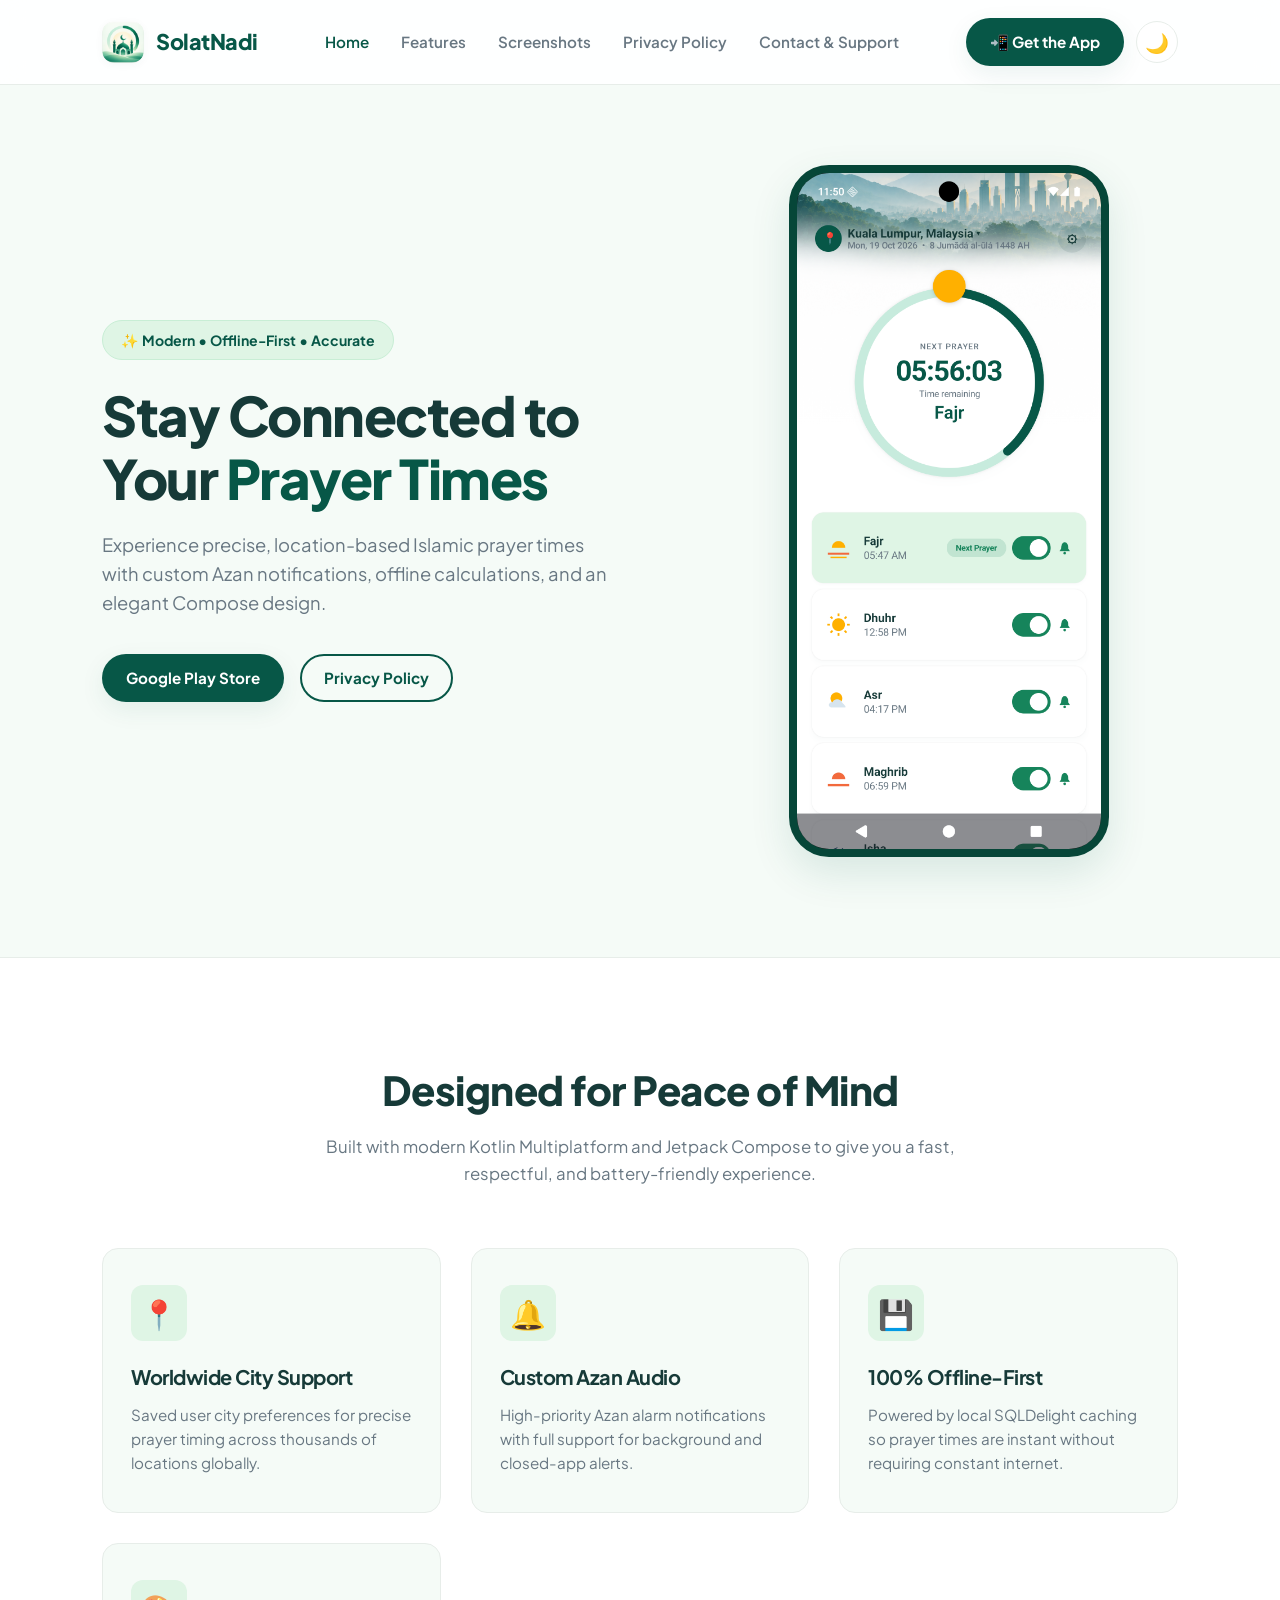
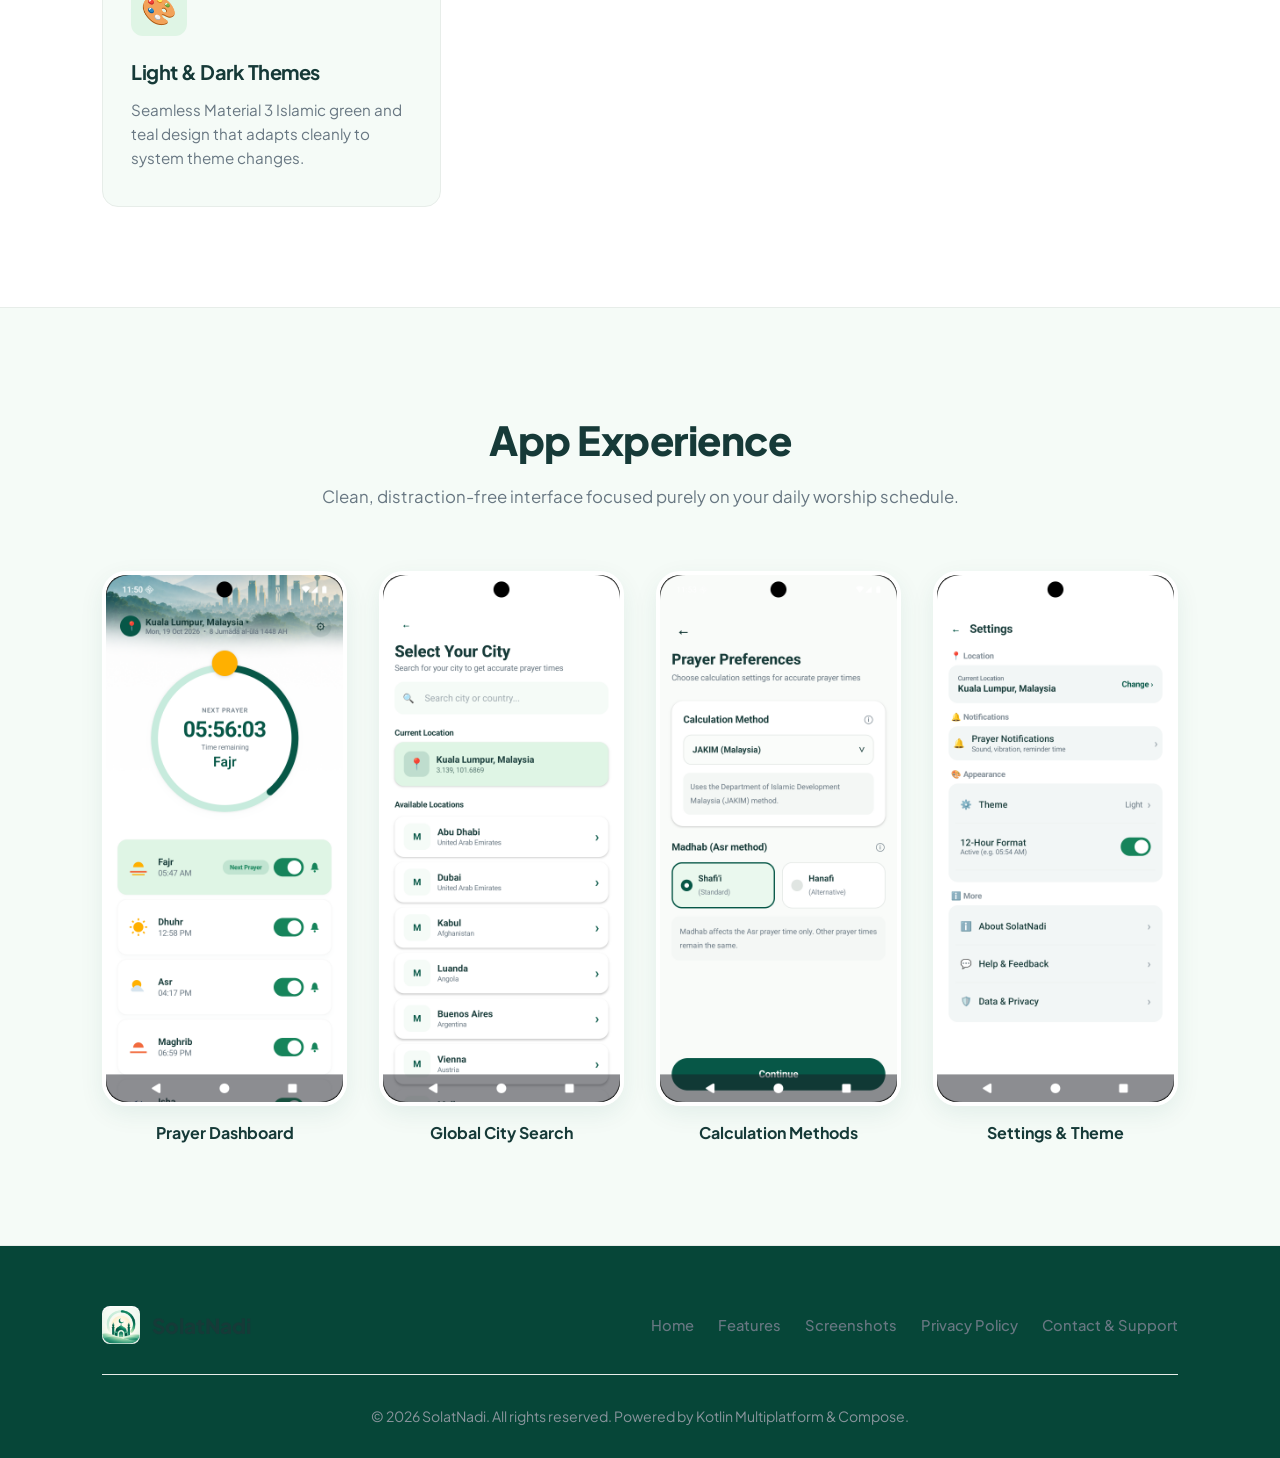
<file: index.html>
<!DOCTYPE html>
<html lang="en">
<head>
    <meta charset="UTF-8">
    <meta name="viewport" content="width=device-width, initial-scale=1.0">
    <title>SolatNadi — Accurate Islamic Prayer Times & Azan Alarms</title>
    <meta name="description" content="SolatNadi is a modern, offline-first Islamic prayer times application featuring custom Azan audio notifications, worldwide city calculation, and beautiful light/dark themes.">
    <link rel="icon" type="image/png" href="assets/logo.png">

    <!-- Google Fonts -->
    <link rel="preconnect" href="https://fonts.googleapis.com">
    <link rel="preconnect" href="https://fonts.gstatic.com" crossorigin>
    <link href="https://fonts.googleapis.com/css2?family=Plus+Jakarta+Sans:wght@400;500;600;700;800&display=swap" rel="stylesheet">
    <script>
        (function() {
            var savedTheme = localStorage.getItem('solatnadi-theme') || 'light';
            document.documentElement.setAttribute('data-theme', savedTheme);
        })();
    </script>
    <link rel="stylesheet" href="css/style.css">
</head>
<body>

    <!-- Header / Navbar -->
    <nav class="navbar">
        <a href="index.html" class="brand-logo">
            <img src="assets/logo.png" alt="SolatNadi Launcher Icon">
            <span>SolatNadi</span>
        </a>
        <button class="mobile-nav-toggle" id="mobileNavToggle" aria-label="Toggle navigation menu">☰</button>
        <ul class="nav-links" id="navLinks">
            <li><a href="index.html" class="active">Home</a></li>
            <li><a href="#features">Features</a></li>
            <li><a href="#screenshots">Screenshots</a></li>
            <li><a href="privacy.html">Privacy Policy</a></li>
            <li><a href="contact.html">Contact & Support</a></li>
        </ul>
        <div class="nav-actions">
            <a href="https://play.google.com/store/apps/details?id=com.hathway.solatnadi" class="btn-primary" target="_blank">
                <span>📲 Get the App</span>
            </a>
            <button id="themeToggleBtn" class="btn-theme-toggle" aria-label="Toggle Light/Dark Theme" title="Toggle Light/Dark Mode">🌙</button>
        </div>
    </nav>

    <!-- Hero Section -->
    <section class="hero-section">
        <div>
            <div class="badge">✨ Modern • Offline-First • Accurate</div>
            <h1 class="hero-title">Stay Connected to Your <span>Prayer Times</span></h1>
            <p class="hero-subtitle">Experience precise, location-based Islamic prayer times with custom Azan notifications, offline calculations, and an elegant Compose design.</p>
            <div class="hero-buttons">
                <a href="https://play.google.com/store/apps/details?id=com.hathway.solatnadi" class="btn-primary" target="_blank">
                    <span>Google Play Store</span>
                </a>
                <a href="privacy.html" class="btn-secondary">
                    <span>Privacy Policy</span>
                </a>
            </div>
        </div>
        <div>
            <div class="phone-mockup">
                <img src="assets/home.png" alt="SolatNadi App Home Screen Preview">
            </div>
        </div>
    </section>

    <!-- Features Section -->
    <section class="features-section" id="features">
        <div class="section-title">
            <h2>Designed for Peace of Mind</h2>
            <p>Built with modern Kotlin Multiplatform and Jetpack Compose to give you a fast, respectful, and battery-friendly experience.</p>
        </div>
        <div class="features-grid">
            <div class="feature-card">
                <div class="feature-icon-wrapper">📍</div>
                <h3>Worldwide City Support</h3>
                <p>Saved user city preferences for precise prayer timing across thousands of locations globally.</p>
            </div>
            <div class="feature-card">
                <div class="feature-icon-wrapper">🔔</div>
                <h3>Custom Azan Audio</h3>
                <p>High-priority Azan alarm notifications with full support for background and closed-app alerts.</p>
            </div>
            <div class="feature-card">
                <div class="feature-icon-wrapper">💾</div>
                <h3>100% Offline-First</h3>
                <p>Powered by local SQLDelight caching so prayer times are instant without requiring constant internet.</p>
            </div>
            <div class="feature-card">
                <div class="feature-icon-wrapper">🎨</div>
                <h3>Light & Dark Themes</h3>
                <p>Seamless Material 3 Islamic green and teal design that adapts cleanly to system theme changes.</p>
            </div>
        </div>
    </section>

    <!-- Screenshots Showcase Section -->
    <section class="showcase-section" id="screenshots">
        <div class="section-title">
            <h2>App Experience</h2>
            <p>Clean, distraction-free interface focused purely on your daily worship schedule.</p>
        </div>
        <div class="showcase-grid">
            <div>
                <div class="showcase-item">
                    <img src="assets/home.png" alt="Home Screen Dashboard">
                </div>
                <div class="showcase-caption">Prayer Dashboard</div>
            </div>
            <div>
                <div class="showcase-item">
                    <img src="assets/select_city.png" alt="Global City Search Screen">
                </div>
                <div class="showcase-caption">Global City Search</div>
            </div>
            <div>
                <div class="showcase-item">
                    <img src="assets/app_perfeence.png" alt="Prayer Calculation Preferences">
                </div>
                <div class="showcase-caption">Calculation Methods</div>
            </div>
            <div>
                <div class="showcase-item">
                    <img src="assets/setting.png" alt="Settings & Appearance">
                </div>
                <div class="showcase-caption">Settings & Theme</div>
            </div>
        </div>
    </section>

    <!-- Footer -->
    <footer class="footer">
        <div class="footer-inner">
            <div class="footer-brand">
                <img src="assets/logo.png" alt="SolatNadi Logo">
                <span>SolatNadi</span>
            </div>
            <ul class="footer-links">
                <li><a href="index.html">Home</a></li>
                <li><a href="#features">Features</a></li>
                <li><a href="#screenshots">Screenshots</a></li>
                <li><a href="privacy.html">Privacy Policy</a></li>
                <li><a href="contact.html">Contact & Support</a></li>
            </ul>
        </div>
        <div class="footer-copyright">
            &copy; 2026 SolatNadi. All rights reserved. Powered by Kotlin Multiplatform & Compose.
        </div>
    </footer>

    <script src="js/main.js"></script>
</body>
</html>
</file>
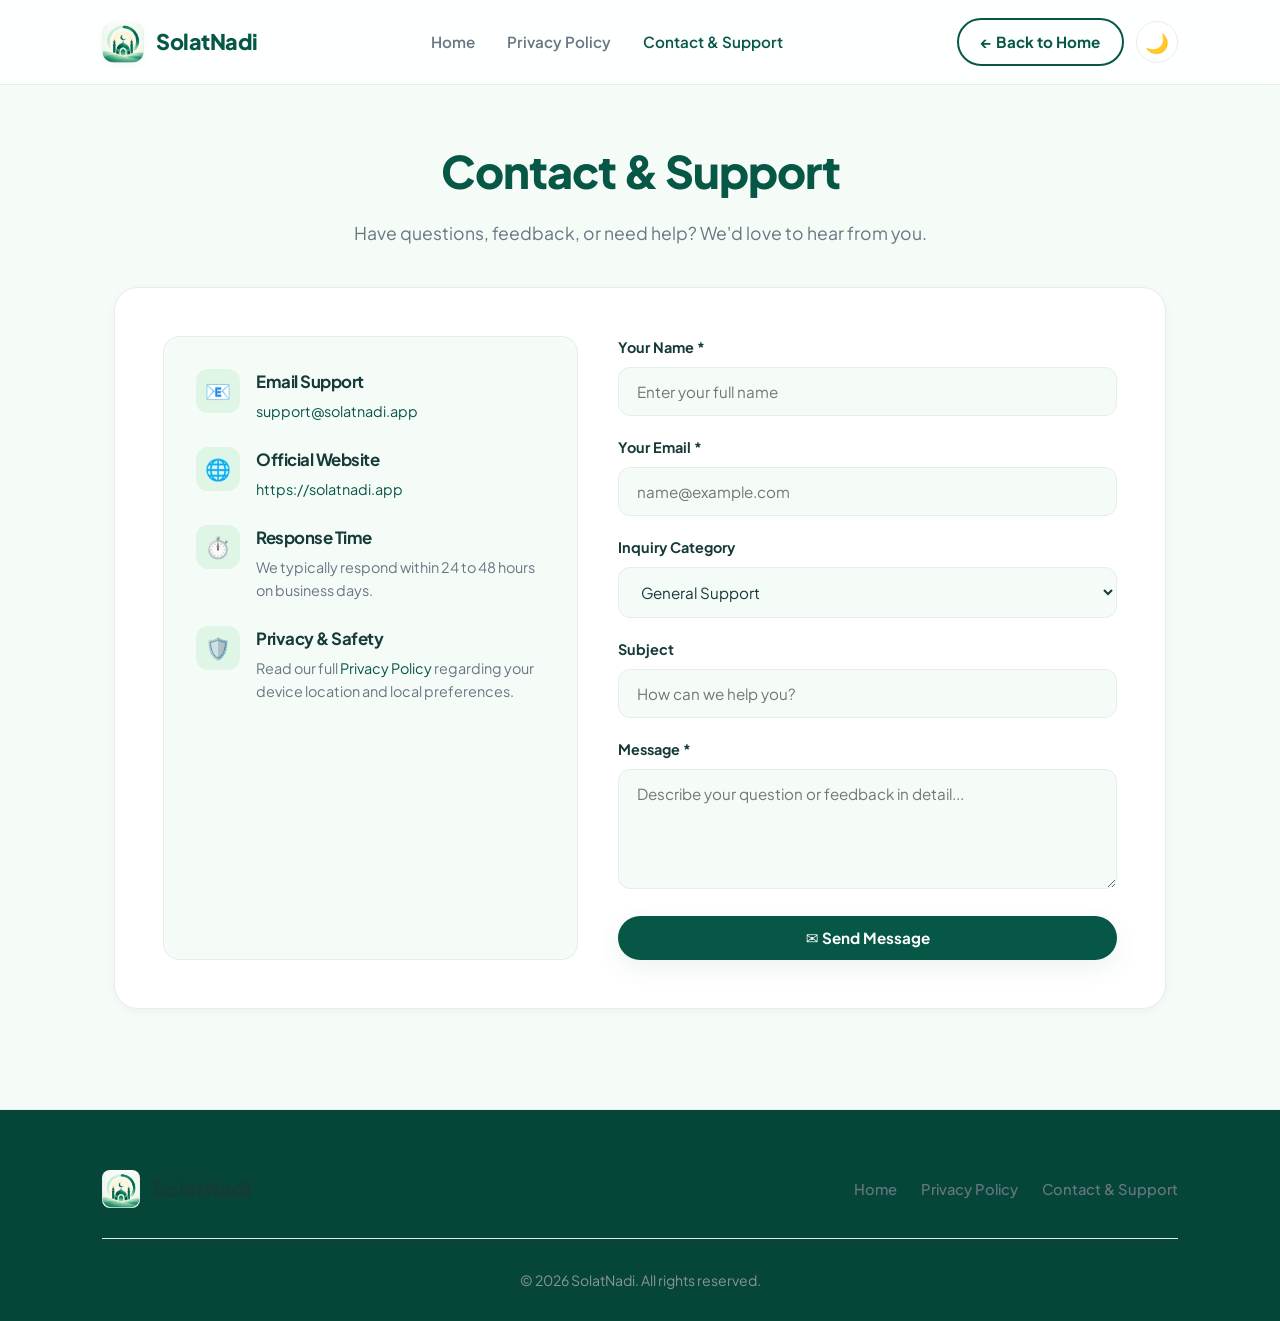
<file: contact.html>
<!DOCTYPE html>
<html lang="en">
<head>
    <meta charset="UTF-8">
    <meta name="viewport" content="width=device-width, initial-scale=1.0">
    <title>Contact & Support — SolatNadi</title>
    <meta name="description" content="Get support, send feedback, or report issues for SolatNadi Islamic Prayer Times app. Contact our developer team.">
    <link rel="icon" type="image/png" href="assets/logo.png">

    <!-- Google Fonts -->
    <link rel="preconnect" href="https://fonts.googleapis.com">
    <link rel="preconnect" href="https://fonts.gstatic.com" crossorigin>
    <link href="https://fonts.googleapis.com/css2?family=Plus+Jakarta+Sans:wght@400;500;600;700;800&display=swap" rel="stylesheet">
    <script>
        (function() {
            var savedTheme = localStorage.getItem('solatnadi-theme') || 'light';
            document.documentElement.setAttribute('data-theme', savedTheme);
        })();
    </script>
    <link rel="stylesheet" href="css/style.css">
</head>
<body>

    <!-- Header / Navbar -->
    <nav class="navbar">
        <a href="index.html" class="brand-logo">
            <img src="assets/logo.png" alt="SolatNadi Logo">
            <span>SolatNadi</span>
        </a>
        <button class="mobile-nav-toggle" id="mobileNavToggle" aria-label="Toggle navigation menu">☰</button>
        <ul class="nav-links" id="navLinks">
            <li><a href="index.html">Home</a></li>
            <li><a href="privacy.html">Privacy Policy</a></li>
            <li><a href="contact.html" class="active">Contact & Support</a></li>
        </ul>
        <div class="nav-actions">
            <a href="index.html" class="btn-secondary">
                <span>← Back to Home</span>
            </a>
            <button id="themeToggleBtn" class="btn-theme-toggle" aria-label="Toggle Light/Dark Theme" title="Toggle Light/Dark Mode">🌙</button>
        </div>
    </nav>

    <!-- Page Content -->
    <div class="page-container">
        <div class="page-header">
            <h1>Contact & Support</h1>
            <p>Have questions, feedback, or need help? We'd love to hear from you.</p>
        </div>

        <div class="content-card">
            <div class="contact-grid">
                <!-- Info Column -->
                <div class="contact-info-card">
                    <div class="info-item">
                        <div class="info-item-icon">📧</div>
                        <div>
                            <h4>Email Support</h4>
                            <p><a href="mailto:support@solatnadi.app">support@solatnadi.app</a></p>
                        </div>
                    </div>

                    <div class="info-item">
                        <div class="info-item-icon">🌐</div>
                        <div>
                            <h4>Official Website</h4>
                            <p><a href="https://solatnadi.app" target="_blank">https://solatnadi.app</a></p>
                        </div>
                    </div>

                    <div class="info-item">
                        <div class="info-item-icon">⏱️</div>
                        <div>
                            <h4>Response Time</h4>
                            <p>We typically respond within 24 to 48 hours on business days.</p>
                        </div>
                    </div>

                    <div class="info-item">
                        <div class="info-item-icon">🛡️</div>
                        <div>
                            <h4>Privacy & Safety</h4>
                            <p>Read our full <a href="privacy.html">Privacy Policy</a> regarding your device location and local preferences.</p>
                        </div>
                    </div>
                </div>

                <!-- Form Column -->
                <div>
                    <div id="formFeedback" class="form-feedback"></div>

                    <form id="contactForm">
                        <div class="form-group">
                            <label for="senderName">Your Name *</label>
                            <input type="text" id="senderName" class="form-control" placeholder="Enter your full name" required>
                        </div>

                        <div class="form-group">
                            <label for="senderEmail">Your Email *</label>
                            <input type="email" id="senderEmail" class="form-control" placeholder="name@example.com" required>
                        </div>

                        <div class="form-group">
                            <label for="inquiryType">Inquiry Category</label>
                            <select id="inquiryType" class="form-control">
                                <option value="General Support">General Support</option>
                                <option value="Bug Report">Bug Report / Issue</option>
                                <option value="Feature Request">Feature Request</option>
                                <option value="Privacy Inquiry">Privacy Inquiry</option>
                            </select>
                        </div>

                        <div class="form-group">
                            <label for="emailSubject">Subject</label>
                            <input type="text" id="emailSubject" class="form-control" placeholder="How can we help you?">
                        </div>

                        <div class="form-group">
                            <label for="emailMessage">Message *</label>
                            <textarea id="emailMessage" class="form-control" placeholder="Describe your question or feedback in detail..." required></textarea>
                        </div>

                        <button type="submit" class="btn-primary" style="width: 100%; justify-content: center;">
                            <span>✉️ Send Message</span>
                        </button>
                    </form>
                </div>
            </div>
        </div>
    </div>

    <!-- Footer -->
    <footer class="footer">
        <div class="footer-inner">
            <div class="footer-brand">
                <img src="assets/logo.png" alt="SolatNadi Logo">
                <span>SolatNadi</span>
            </div>
            <ul class="footer-links">
                <li><a href="index.html">Home</a></li>
                <li><a href="privacy.html">Privacy Policy</a></li>
                <li><a href="contact.html">Contact & Support</a></li>
            </ul>
        </div>
        <div class="footer-copyright">
            &copy; 2026 SolatNadi. All rights reserved.
        </div>
    </footer>

    <script src="js/main.js"></script>
</body>
</html>
</file>
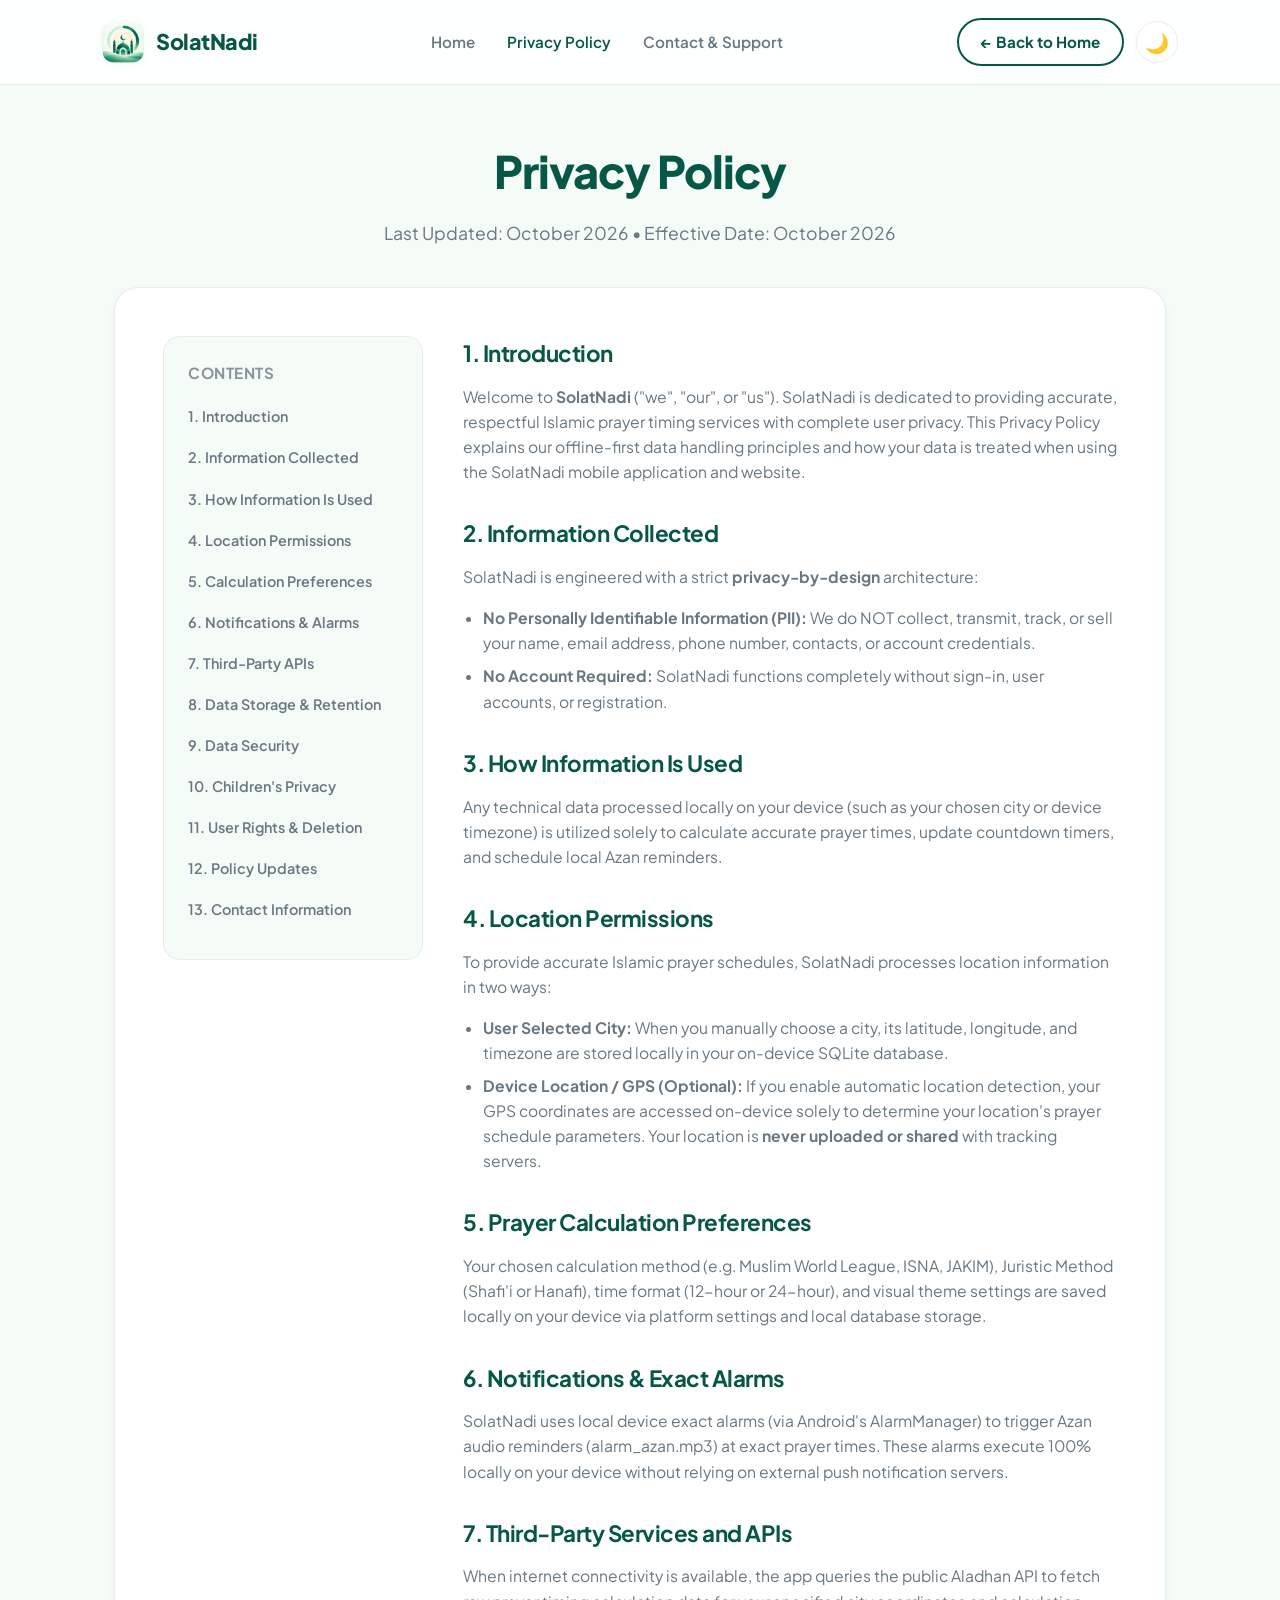
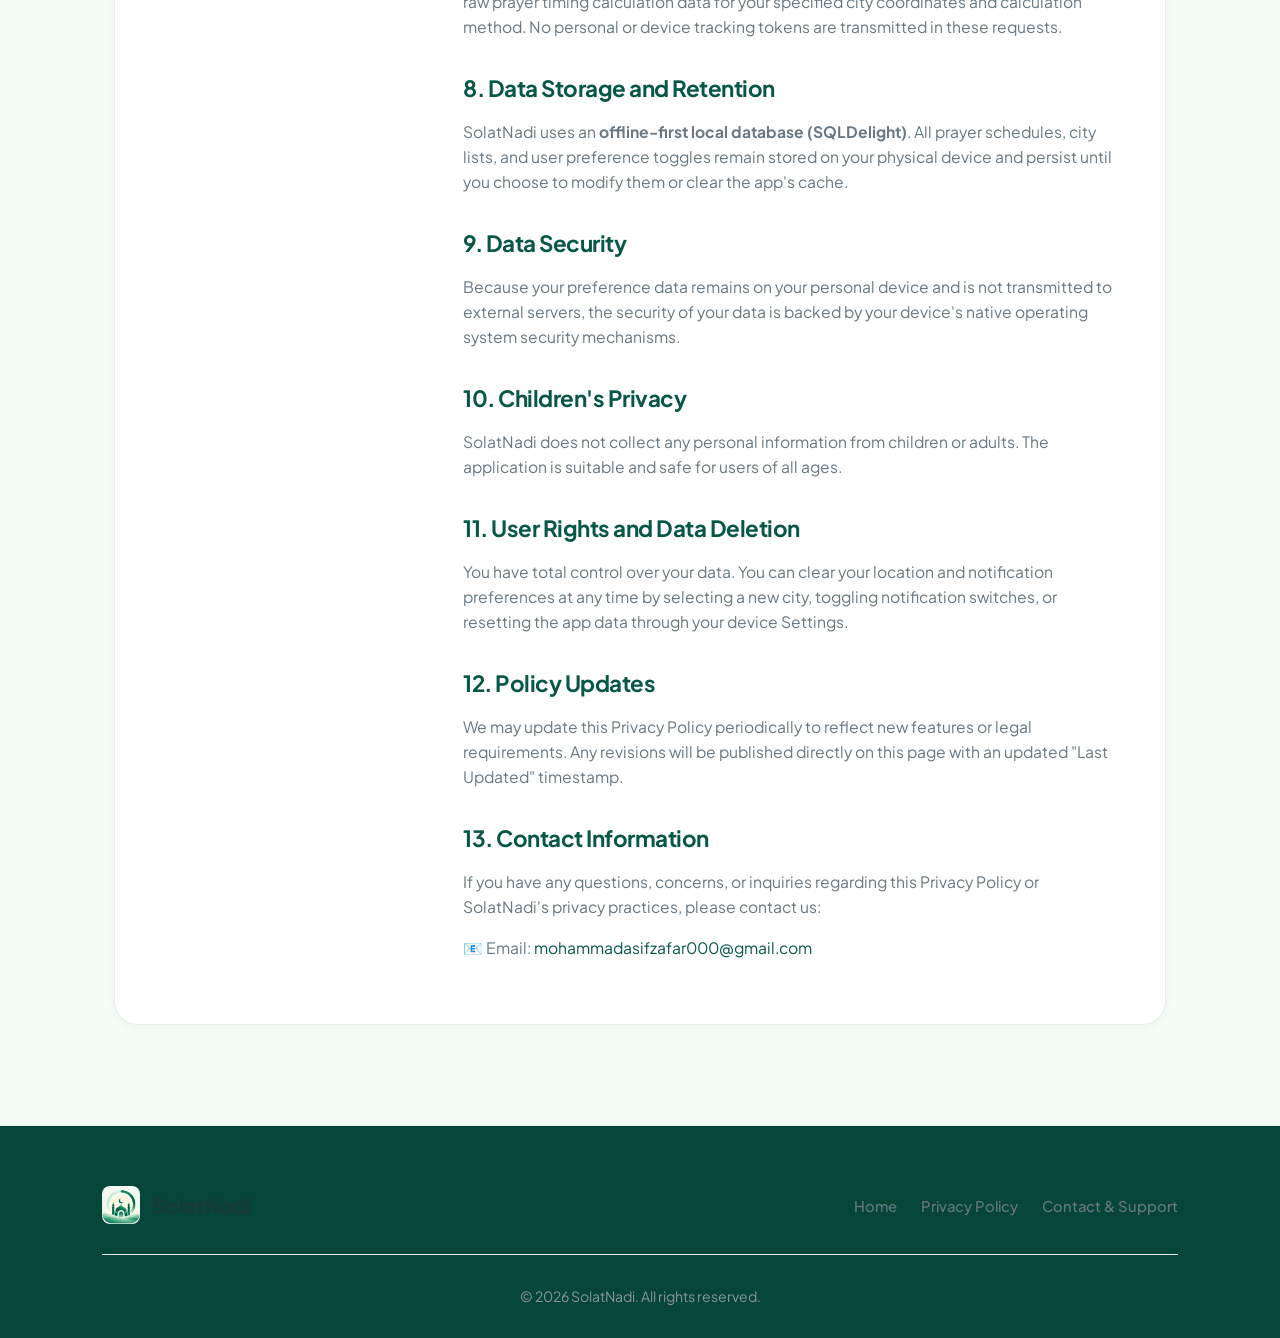
<file: privacy.html>
<!DOCTYPE html>
<html lang="en">
<head>
    <meta charset="UTF-8">
    <meta name="viewport" content="width=device-width, initial-scale=1.0">
    <title>Privacy Policy — SolatNadi</title>
    <meta name="description" content="Privacy Policy for SolatNadi Islamic Prayer Times application. Learn how we handle data with 100% privacy and local storage.">
    <link rel="icon" type="image/png" href="assets/logo.png">

    <!-- Google Fonts -->
    <link rel="preconnect" href="https://fonts.googleapis.com">
    <link rel="preconnect" href="https://fonts.gstatic.com" crossorigin>
    <link href="https://fonts.googleapis.com/css2?family=Plus+Jakarta+Sans:wght@400;500;600;700;800&display=swap" rel="stylesheet">
    <script>
        (function() {
            var savedTheme = localStorage.getItem('solatnadi-theme') || 'light';
            document.documentElement.setAttribute('data-theme', savedTheme);
        })();
    </script>
    <link rel="stylesheet" href="css/style.css">
</head>
<body>

    <!-- Header / Navbar -->
    <nav class="navbar">
        <a href="index.html" class="brand-logo">
            <img src="assets/logo.png" alt="SolatNadi Logo">
            <span>SolatNadi</span>
        </a>
        <button class="mobile-nav-toggle" id="mobileNavToggle" aria-label="Toggle navigation menu">☰</button>
        <ul class="nav-links" id="navLinks">
            <li><a href="index.html">Home</a></li>
            <li><a href="privacy.html" class="active">Privacy Policy</a></li>
            <li><a href="contact.html">Contact & Support</a></li>
        </ul>
        <div class="nav-actions">
            <a href="index.html" class="btn-secondary">
                <span>← Back to Home</span>
            </a>
            <button id="themeToggleBtn" class="btn-theme-toggle" aria-label="Toggle Light/Dark Theme" title="Toggle Light/Dark Mode">🌙</button>
        </div>
    </nav>

    <!-- Page Content -->
    <div class="page-container">
        <div class="page-header">
            <h1>Privacy Policy</h1>
            <p>Last Updated: October 2026 • Effective Date: October 2026</p>
        </div>

        <div class="content-card">
            <div class="privacy-layout">
                <!-- Sidebar TOC -->
                <aside class="privacy-sidebar">
                    <h4>Contents</h4>
                    <ul>
                        <li><a href="#section-1">1. Introduction</a></li>
                        <li><a href="#section-2">2. Information Collected</a></li>
                        <li><a href="#section-3">3. How Information Is Used</a></li>
                        <li><a href="#section-4">4. Location Permissions</a></li>
                        <li><a href="#section-5">5. Calculation Preferences</a></li>
                        <li><a href="#section-6">6. Notifications & Alarms</a></li>
                        <li><a href="#section-7">7. Third-Party APIs</a></li>
                        <li><a href="#section-8">8. Data Storage & Retention</a></li>
                        <li><a href="#section-9">9. Data Security</a></li>
                        <li><a href="#section-10">10. Children's Privacy</a></li>
                        <li><a href="#section-11">11. User Rights & Deletion</a></li>
                        <li><a href="#section-12">12. Policy Updates</a></li>
                        <li><a href="#section-13">13. Contact Information</a></li>
                    </ul>
                </aside>

                <!-- Privacy Main Body -->
                <div class="privacy-body">
                    <h2 id="section-1">1. Introduction</h2>
                    <p>Welcome to <strong>SolatNadi</strong> ("we", "our", or "us"). SolatNadi is dedicated to providing accurate, respectful Islamic prayer timing services with complete user privacy. This Privacy Policy explains our offline-first data handling principles and how your data is treated when using the SolatNadi mobile application and website.</p>

                    <h2 id="section-2">2. Information Collected</h2>
                    <p>SolatNadi is engineered with a strict <strong>privacy-by-design</strong> architecture:</p>
                    <ul>
                        <li><strong>No Personally Identifiable Information (PII):</strong> We do NOT collect, transmit, track, or sell your name, email address, phone number, contacts, or account credentials.</li>
                        <li><strong>No Account Required:</strong> SolatNadi functions completely without sign-in, user accounts, or registration.</li>
                    </ul>

                    <h2 id="section-3">3. How Information Is Used</h2>
                    <p>Any technical data processed locally on your device (such as your chosen city or device timezone) is utilized solely to calculate accurate prayer times, update countdown timers, and schedule local Azan reminders.</p>

                    <h2 id="section-4">4. Location Permissions</h2>
                    <p>To provide accurate Islamic prayer schedules, SolatNadi processes location information in two ways:</p>
                    <ul>
                        <li><strong>User Selected City:</strong> When you manually choose a city, its latitude, longitude, and timezone are stored locally in your on-device SQLite database.</li>
                        <li><strong>Device Location / GPS (Optional):</strong> If you enable automatic location detection, your GPS coordinates are accessed on-device solely to determine your location's prayer schedule parameters. Your location is <strong>never uploaded or shared</strong> with tracking servers.</li>
                    </ul>

                    <h2 id="section-5">5. Prayer Calculation Preferences</h2>
                    <p>Your chosen calculation method (e.g. Muslim World League, ISNA, JAKIM), Juristic Method (Shafi'i or Hanafi), time format (12-hour or 24-hour), and visual theme settings are saved locally on your device via platform settings and local database storage.</p>

                    <h2 id="section-6">6. Notifications & Exact Alarms</h2>
                    <p>SolatNadi uses local device exact alarms (via Android's <code>AlarmManager</code>) to trigger Azan audio reminders (<code>alarm_azan.mp3</code>) at exact prayer times. These alarms execute 100% locally on your device without relying on external push notification servers.</p>

                    <h2 id="section-7">7. Third-Party Services and APIs</h2>
                    <p>When internet connectivity is available, the app queries the public Aladhan API to fetch raw prayer timing calculation data for your specified city coordinates and calculation method. No personal or device tracking tokens are transmitted in these requests.</p>

                    <h2 id="section-8">8. Data Storage and Retention</h2>
                    <p>SolatNadi uses an <strong>offline-first local database (SQLDelight)</strong>. All prayer schedules, city lists, and user preference toggles remain stored on your physical device and persist until you choose to modify them or clear the app's cache.</p>

                    <h2 id="section-9">9. Data Security</h2>
                    <p>Because your preference data remains on your personal device and is not transmitted to external servers, the security of your data is backed by your device's native operating system security mechanisms.</p>

                    <h2 id="section-10">10. Children's Privacy</h2>
                    <p>SolatNadi does not collect any personal information from children or adults. The application is suitable and safe for users of all ages.</p>

                    <h2 id="section-11">11. User Rights and Data Deletion</h2>
                    <p>You have total control over your data. You can clear your location and notification preferences at any time by selecting a new city, toggling notification switches, or resetting the app data through your device Settings.</p>

                    <h2 id="section-12">12. Policy Updates</h2>
                    <p>We may update this Privacy Policy periodically to reflect new features or legal requirements. Any revisions will be published directly on this page with an updated "Last Updated" timestamp.</p>

                    <h2 id="section-13">13. Contact Information</h2>
                    <p>If you have any questions, concerns, or inquiries regarding this Privacy Policy or SolatNadi's privacy practices, please contact us:</p>
                    <p>📧 Email: <a href="mailto:support@solatnadi.app">mohammadasifzafar000@gmail.com</a></p>
                </div>
            </div>
        </div>
    </div>

    <!-- Footer -->
    <footer class="footer">
        <div class="footer-inner">
            <div class="footer-brand">
                <img src="assets/logo.png" alt="SolatNadi Logo">
                <span>SolatNadi</span>
            </div>
            <ul class="footer-links">
                <li><a href="index.html">Home</a></li>
                <li><a href="privacy.html">Privacy Policy</a></li>
                <li><a href="contact.html">Contact & Support</a></li>
            </ul>
        </div>
        <div class="footer-copyright">
            &copy; 2026 SolatNadi. All rights reserved.
        </div>
    </footer>

    <script src="js/main.js"></script>
</body>
</html>
</file>
<file: css/style.css>
/* SolatNadi Design System & Master Stylesheet */

/* Light Theme (Default) */
html, html[data-theme="light"] {
    /* Brand Greens (from SolatNadiPalette) */
    --color-forest-green: #075747;
    --color-deep-green: #064638;
    --color-emerald-green: #0B755B;
    --color-soft-green: #2E8B70;

    /* Surfaces */
    --color-white: #FFFFFF;
    --color-warm-white: #FFFFFEFC;
    --color-soft-mint: #F5FBF7;
    --color-active-mint: #DFF5E5;
    --color-active-mint-strong: #C8EED5;
    --color-border: #E7EDE9;
    --color-divider: #E9EFEB;

    /* Text */
    --color-text-primary: #163A38;
    --color-text-secondary: #687782;
    --color-text-tertiary: #89949C;
    --color-text-on-primary: #FFFFFF;

    /* Accents */
    --color-sunrise-gold: #FFB000;
    --color-sunset-orange: #F26A3D;
    --color-night-blue: #31547A;
    --color-success: #16845B;
    --color-warning: #B66A12;
    --color-error: #BA3737;
    --color-info: #286A9B;

    /* Decorative Backgrounds */
    --color-sky-blue: #DCECF5;
    --color-horizon-peach: #FFF0D7;
    --color-ring-track: #C7EBDD;

    /* Components Backgrounds */
    --nav-bg: rgba(255, 255, 255, 0.9);
    --footer-bg: #064638;

    /* Corner Radii */
    --radius-xs: 8px;
    --radius-sm: 12px;
    --radius-md: 16px;
    --radius-lg: 24px;
    --radius-xl: 32px;
    --radius-pill: 500px;

    /* Elevation & Shadows */
    --shadow-sm: 0 2px 8px rgba(7, 87, 71, 0.04);
    --shadow-md: 0 8px 24px rgba(7, 87, 71, 0.08);
    --shadow-lg: 0 16px 40px rgba(7, 87, 71, 0.12);
}

/* Dark Theme Overrides (from SolatNadiDarkColorScheme in Theme.kt) */
html[data-theme="dark"] {
    --color-forest-green: #8DD5B7;
    --color-deep-green: #145B48;
    --color-emerald-green: #9BDCC5;
    --color-soft-green: #204F42;

    --color-white: #17211D;
    --color-warm-white: #131B18;
    --color-soft-mint: #101916;
    --color-active-mint: #204F42;
    --color-active-mint-strong: #145B48;
    --color-border: #2B3D36;
    --color-divider: #23322C;

    --color-text-primary: #E5EEE9;
    --color-text-secondary: #B8C8C0;
    --color-text-tertiary: #82948C;
    --color-text-on-primary: #00382C;

    --color-sunrise-gold: #FFD078;
    --color-sunset-orange: #FFB39A;
    --color-night-blue: #8BB2DC;

    --nav-bg: rgba(16, 25, 22, 0.92);
    --footer-bg: #0B1914;

    --shadow-sm: 0 2px 8px rgba(0, 0, 0, 0.3);
    --shadow-md: 0 8px 24px rgba(0, 0, 0, 0.45);
    --shadow-lg: 0 16px 40px rgba(0, 0, 0, 0.6);
}

/* Reset & Global */
* {
    margin: 0;
    padding: 0;
    box-sizing: border-box;
    font-family: 'Plus Jakarta Sans', system-ui, -apple-system, BlinkMacSystemFont, 'Segoe UI', Roboto, sans-serif;
}

html {
    scroll-behavior: smooth;
}

body {
    background-color: var(--color-soft-mint);
    color: var(--color-text-primary);
    line-height: 1.6;
    overflow-x: hidden;
    transition: background-color 0.3s ease, color 0.3s ease;
}

/* Typography */
h1, h2, h3, h4, h5, h6 {
    color: var(--color-text-primary);
    font-weight: 700;
    letter-spacing: -0.5px;
}

p {
    color: var(--color-text-secondary);
}

a {
    color: var(--color-forest-green);
    text-decoration: none;
    transition: color 0.2s ease, opacity 0.2s ease;
}

a:hover {
    color: var(--color-emerald-green);
}

/* Navbar */
.navbar {
    display: flex;
    justify-content: space-between;
    align-items: center;
    padding: 18px 8%;
    background: var(--nav-bg);
    backdrop-filter: blur(12px);
    position: sticky;
    top: 0;
    z-index: 100;
    border-bottom: 1px solid var(--color-border);
    transition: background-color 0.3s ease, border-color 0.3s ease;
}

.brand-logo {
    display: flex;
    align-items: center;
    gap: 12px;
    text-decoration: none;
}

.brand-logo img {
    width: 42px;
    height: 42px;
    border-radius: var(--radius-sm);
    box-shadow: var(--shadow-sm);
}

.brand-logo span {
    font-size: 1.35rem;
    font-weight: 800;
    color: var(--color-forest-green);
    letter-spacing: -0.5px;
}

.nav-links {
    display: flex;
    gap: 32px;
    align-items: center;
    list-style: none;
}

.nav-links a {
    color: var(--color-text-secondary);
    font-weight: 600;
    font-size: 0.95rem;
}

.nav-links a:hover, .nav-links a.active {
    color: var(--color-forest-green);
}

.nav-actions {
    display: flex;
    align-items: center;
    gap: 12px;
}

.btn-primary {
    background-color: var(--color-forest-green);
    color: var(--color-text-on-primary) !important;
    padding: 12px 24px;
    border-radius: var(--radius-pill);
    font-weight: 700;
    font-size: 0.95rem;
    display: inline-flex;
    align-items: center;
    gap: 8px;
    box-shadow: var(--shadow-md);
    transition: background-color 0.2s ease, transform 0.2s ease, box-shadow 0.2s ease, color 0.2s ease;
    border: none;
    cursor: pointer;
}

.btn-primary:hover {
    background-color: var(--color-emerald-green);
    transform: translateY(-2px);
    box-shadow: var(--shadow-lg);
}

.btn-secondary {
    background-color: transparent;
    color: var(--color-forest-green) !important;
    border: 2px solid var(--color-forest-green);
    padding: 10px 22px;
    border-radius: var(--radius-pill);
    font-weight: 700;
    font-size: 0.95rem;
    display: inline-flex;
    align-items: center;
    gap: 8px;
    transition: background-color 0.2s ease, transform 0.2s ease, border-color 0.2s ease, color 0.2s ease;
    cursor: pointer;
}

.btn-secondary:hover {
    background-color: var(--color-active-mint);
    transform: translateY(-2px);
}

.btn-theme-toggle {
    background: var(--color-white);
    border: 1px solid var(--color-border);
    color: var(--color-text-primary);
    width: 42px;
    height: 42px;
    border-radius: var(--radius-pill);
    display: flex;
    align-items: center;
    justify-content: center;
    font-size: 1.2rem;
    cursor: pointer;
    transition: background-color 0.2s, transform 0.2s, border-color 0.2s, color 0.2s;
}

.btn-theme-toggle:hover {
    background: var(--color-active-mint);
    border-color: var(--color-forest-green);
    transform: scale(1.05);
}

/* Mobile Nav Toggle */
.mobile-nav-toggle {
    display: none;
    background: none;
    border: none;
    font-size: 1.5rem;
    color: var(--color-forest-green);
    cursor: pointer;
}

/* Hero Section */
.hero-section {
    display: grid;
    grid-template-columns: 1.1fr 0.9fr;
    gap: 60px;
    align-items: center;
    padding: 80px 8% 100px;
    max-width: 1300px;
    margin: 0 auto;
}

.badge {
    display: inline-flex;
    align-items: center;
    gap: 8px;
    background-color: var(--color-active-mint);
    color: var(--color-forest-green);
    padding: 8px 18px;
    border-radius: var(--radius-pill);
    font-size: 0.88rem;
    font-weight: 700;
    margin-bottom: 24px;
    border: 1px solid var(--color-active-mint-strong);
    transition: background-color 0.3s ease, border-color 0.3s ease, color 0.3s ease;
}

.hero-title {
    font-size: 3.4rem;
    font-weight: 800;
    line-height: 1.15;
    letter-spacing: -1.5px;
    color: var(--color-text-primary);
    margin-bottom: 20px;
}

.hero-title span {
    color: var(--color-forest-green);
}

.hero-subtitle {
    font-size: 1.15rem;
    color: var(--color-text-secondary);
    margin-bottom: 36px;
    max-width: 520px;
}

.hero-buttons {
    display: flex;
    gap: 16px;
    flex-wrap: wrap;
}

.phone-mockup {
    position: relative;
    width: 100%;
    max-width: 320px;
    margin: 0 auto;
    border-radius: 40px;
    box-shadow: var(--shadow-lg);
    border: 8px solid var(--color-deep-green);
    background: #101916;
    overflow: hidden;
}

.phone-mockup img {
    width: 100%;
    display: block;
}

/* Features Grid */
.features-section {
    background-color: var(--color-white);
    padding: 100px 8%;
    border-top: 1px solid var(--color-border);
    border-bottom: 1px solid var(--color-border);
    transition: background-color 0.3s ease, border-color 0.3s ease;
}

.section-title {
    text-align: center;
    max-width: 650px;
    margin: 0 auto 60px;
}

.section-title h2 {
    font-size: 2.5rem;
    font-weight: 800;
    color: var(--color-text-primary);
    margin-bottom: 12px;
}

.section-title p {
    font-size: 1.05rem;
    color: var(--color-text-secondary);
}

.features-grid {
    display: grid;
    grid-template-columns: repeat(auto-fit, minmax(250px, 1fr));
    gap: 30px;
    max-width: 1200px;
    margin: 0 auto;
}

.feature-card {
    background-color: var(--color-soft-mint);
    padding: 36px 28px;
    border-radius: var(--radius-md);
    border: 1px solid var(--color-border);
    transition: transform 0.25s ease, box-shadow 0.25s ease, background-color 0.3s ease, border-color 0.3s ease;
}

.feature-card:hover {
    transform: translateY(-6px);
    box-shadow: var(--shadow-md);
}

.feature-icon-wrapper {
    width: 56px;
    height: 56px;
    border-radius: var(--radius-sm);
    background-color: var(--color-active-mint);
    display: flex;
    align-items: center;
    justify-content: center;
    font-size: 1.8rem;
    margin-bottom: 20px;
    transition: background-color 0.3s ease;
}

.feature-card h3 {
    font-size: 1.25rem;
    font-weight: 700;
    margin-bottom: 10px;
    color: var(--color-text-primary);
}

.feature-card p {
    font-size: 0.95rem;
    color: var(--color-text-secondary);
}

/* Showcase Section */
.showcase-section {
    padding: 100px 8%;
    max-width: 1300px;
    margin: 0 auto;
}

.showcase-grid {
    display: grid;
    grid-template-columns: repeat(auto-fit, minmax(230px, 1fr));
    gap: 32px;
    justify-items: center;
}

.showcase-item {
    width: 100%;
    max-width: 260px;
    border-radius: var(--radius-lg);
    overflow: hidden;
    box-shadow: var(--shadow-md);
    border: 4px solid var(--color-white);
    transition: transform 0.3s ease, border-color 0.3s ease;
}

.showcase-item:hover {
    transform: scale(1.04);
}

.showcase-item img {
    width: 100%;
    display: block;
}

.showcase-caption {
    text-align: center;
    margin-top: 14px;
    font-weight: 700;
    font-size: 1rem;
    color: var(--color-text-primary);
}

/* Page Layout for Privacy & Contact */
.page-container {
    max-width: 1100px;
    margin: 50px auto 100px;
    padding: 0 24px;
}

.page-header {
    text-align: center;
    margin-bottom: 40px;
}

.page-header h1 {
    font-size: 2.8rem;
    font-weight: 800;
    color: var(--color-forest-green);
    letter-spacing: -1px;
    margin-bottom: 12px;
}

.page-header p {
    font-size: 1.1rem;
    color: var(--color-text-secondary);
}

.content-card {
    background-color: var(--color-white);
    padding: 48px;
    border-radius: var(--radius-lg);
    border: 1px solid var(--color-border);
    box-shadow: var(--shadow-sm);
    transition: background-color 0.3s ease, border-color 0.3s ease;
}

/* Privacy Layout with Sidebar */
.privacy-layout {
    display: grid;
    grid-template-columns: 260px 1fr;
    gap: 40px;
}

.privacy-sidebar {
    position: sticky;
    top: 100px;
    height: fit-content;
    background: var(--color-soft-mint);
    padding: 24px;
    border-radius: var(--radius-md);
    border: 1px solid var(--color-border);
    transition: background-color 0.3s ease, border-color 0.3s ease;
}

.privacy-sidebar h4 {
    font-size: 0.95rem;
    text-transform: uppercase;
    color: var(--color-text-tertiary);
    margin-bottom: 16px;
    letter-spacing: 0.5px;
}

.privacy-sidebar ul {
    list-style: none;
}

.privacy-sidebar li {
    margin-bottom: 10px;
}

.privacy-sidebar a {
    font-size: 0.9rem;
    color: var(--color-text-secondary);
    font-weight: 600;
    display: block;
    padding: 4px 0;
}

.privacy-sidebar a:hover {
    color: var(--color-forest-green);
}

.privacy-body h2 {
    font-size: 1.4rem;
    color: var(--color-forest-green);
    margin: 32px 0 12px;
    scroll-margin-top: 120px;
}

.privacy-body h2:first-of-type {
    margin-top: 0;
}

.privacy-body p, .privacy-body ul {
    color: var(--color-text-secondary);
    font-size: 0.98rem;
    margin-bottom: 16px;
}

.privacy-body ul {
    padding-left: 20px;
}

.privacy-body li {
    margin-bottom: 8px;
}

/* Contact Form & Layout */
.contact-grid {
    display: grid;
    grid-template-columns: 1fr 1.2fr;
    gap: 40px;
}

.contact-info-card {
    background-color: var(--color-soft-mint);
    padding: 32px;
    border-radius: var(--radius-md);
    border: 1px solid var(--color-border);
    transition: background-color 0.3s ease, border-color 0.3s ease;
}

.info-item {
    display: flex;
    gap: 16px;
    align-items: flex-start;
    margin-bottom: 24px;
}

.info-item-icon {
    width: 44px;
    height: 44px;
    border-radius: var(--radius-sm);
    background-color: var(--color-active-mint);
    display: flex;
    align-items: center;
    justify-content: center;
    font-size: 1.3rem;
    flex-shrink: 0;
    transition: background-color 0.3s ease;
}

.info-item h4 {
    font-size: 1.05rem;
    color: var(--color-text-primary);
    margin-bottom: 4px;
}

.info-item p {
    font-size: 0.9rem;
    color: var(--color-text-secondary);
}

.form-group {
    margin-bottom: 20px;
}

.form-group label {
    display: block;
    font-size: 0.9rem;
    font-weight: 700;
    color: var(--color-text-primary);
    margin-bottom: 8px;
}

.form-control {
    width: 100%;
    padding: 14px 18px;
    border-radius: var(--radius-sm);
    border: 1px solid var(--color-border);
    background-color: var(--color-soft-mint);
    font-size: 0.95rem;
    color: var(--color-text-primary);
    outline: none;
    transition: border-color 0.2s, background-color 0.2s, color 0.2s;
}

.form-control:focus {
    border-color: var(--color-forest-green);
    background-color: var(--color-white);
}

textarea.form-control {
    resize: vertical;
    min-height: 120px;
}

.form-feedback {
    display: none;
    padding: 14px 18px;
    border-radius: var(--radius-sm);
    margin-bottom: 20px;
    font-size: 0.92rem;
    font-weight: 600;
}

.form-feedback.success {
    display: block;
    background-color: var(--color-active-mint);
    color: var(--color-success);
    border: 1px solid var(--color-active-mint-strong);
}

.form-feedback.error {
    display: block;
    background-color: #FDE8E8;
    color: var(--color-error);
    border: 1px solid #F8B4B4;
}

/* Footer */
.footer {
    background-color: var(--footer-bg);
    color: #A0B2A8;
    padding: 60px 8% 30px;
    border-top: 1px solid var(--color-border);
    transition: background-color 0.3s ease, border-color 0.3s ease;
}

.footer-inner {
    display: flex;
    justify-content: space-between;
    align-items: center;
    flex-wrap: wrap;
    gap: 30px;
    max-width: 1200px;
    margin: 0 auto 30px;
    padding-bottom: 30px;
    border-bottom: 1px solid var(--color-border);
}

.footer-brand {
    display: flex;
    align-items: center;
    gap: 12px;
}

.footer-brand img {
    width: 38px;
    height: 38px;
    border-radius: var(--radius-xs);
}

.footer-brand span {
    font-size: 1.3rem;
    font-weight: 800;
    color: var(--color-text-primary);
}

.footer-links {
    display: flex;
    gap: 24px;
    list-style: none;
}

.footer-links a {
    color: var(--color-text-secondary);
    font-size: 0.92rem;
    font-weight: 500;
}

.footer-links a:hover {
    color: var(--color-forest-green);
}

.footer-copyright {
    text-align: center;
    font-size: 0.88rem;
    color: var(--color-text-tertiary);
}

/* Mobile Responsive */
@media (max-width: 900px) {
    .hero-section {
        grid-template-columns: 1fr;
        text-align: center;
        padding-top: 40px;
    }

    .hero-title {
        font-size: 2.5rem;
    }

    .hero-subtitle {
        margin: 0 auto 30px;
    }

    .hero-buttons {
        justify-content: center;
    }

    .privacy-layout, .contact-grid {
        grid-template-columns: 1fr;
    }

    .privacy-sidebar {
        display: none;
    }

    .nav-links {
        display: none;
        position: absolute;
        top: 100%;
        left: 0;
        right: 0;
        background: var(--color-white);
        flex-direction: column;
        padding: 24px;
        box-shadow: var(--shadow-md);
        border-bottom: 1px solid var(--color-border);
    }

    .nav-links.active {
        display: flex;
    }

    .mobile-nav-toggle {
        display: block;
    }

    .content-card {
        padding: 28px 20px;
    }
}
</file>
